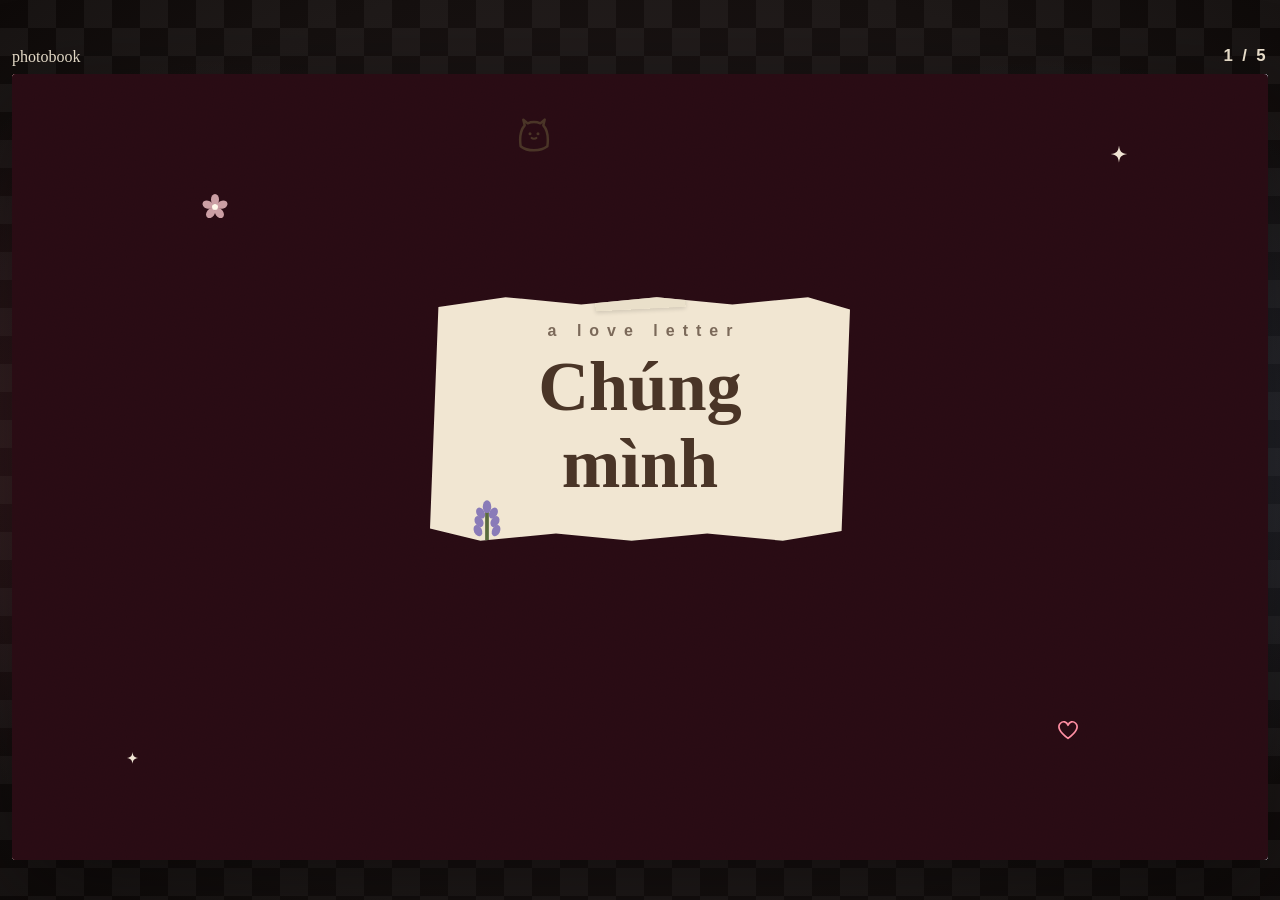
<file: anniversary-project/photobook/index.html>
<!DOCTYPE html>
<html lang="vi">
<head>
<meta charset="UTF-8">
<meta name="viewport" content="width=device-width, initial-scale=1, viewport-fit=cover">
<title>Photobook — Cuốn sổ kỷ niệm</title>
<link rel="preconnect" href="https://fonts.googleapis.com">
<link href="https://fonts.googleapis.com/css2?family=Caveat:wght@500;700&family=Mali:wght@400;600&display=swap" rel="stylesheet">
<link rel="stylesheet" href="css/style.css">
</head>
<body>

<!-- shared filter that gives every doodle stroke a slightly jittery, hand-drawn look -->
<svg width="0" height="0" style="position:absolute">
  <defs>
    <filter id="sketchy" x="-30%" y="-30%" width="160%" height="160%">
      <feTurbulence type="fractalNoise" baseFrequency="0.018 0.09" numOctaves="2" seed="7" result="n"/>
      <feDisplacementMap in="SourceGraphic" in2="n" scale="3"/>
    </filter>
  </defs>
</svg>

<!-- reusable hand-drawn doodle shapes, referenced by <use> further down -->
<svg width="0" height="0" style="position:absolute">
  <defs>
    <g id="doodle-sparkle"><path d="M12 1.5C12.9 8 14.2 9.8 21 11C14.2 12.2 12.9 14 12 20.5C11.1 14 9.8 12.2 3 11C9.8 9.8 11.1 8 12 1.5Z" fill="currentColor"/></g>
    <g id="doodle-heart"><path d="M12.5 20.5C4 14.3 2 9.2 5.2 6C7.7 3.5 11.2 4.4 12.5 8C13.8 4.4 17.3 3.5 19.8 6C23 9.2 21 14.3 12.5 20.5Z" fill="none" stroke="currentColor" stroke-width="1.6" stroke-linejoin="round"/></g>
    <g id="doodle-flower">
      <ellipse cx="12" cy="6" rx="3.2" ry="4.4" fill="currentColor" opacity=".85"/>
      <ellipse cx="12" cy="6" rx="3.2" ry="4.4" fill="currentColor" opacity=".85" transform="rotate(72 12 12)"/>
      <ellipse cx="12" cy="6" rx="3.2" ry="4.4" fill="currentColor" opacity=".85" transform="rotate(144 12 12)"/>
      <ellipse cx="12" cy="6" rx="3.2" ry="4.4" fill="currentColor" opacity=".85" transform="rotate(216 12 12)"/>
      <ellipse cx="12" cy="6" rx="3.2" ry="4.4" fill="currentColor" opacity=".85" transform="rotate(288 12 12)"/>
      <circle cx="12" cy="12" r="2.4" fill="#fff8ea"/>
    </g>
    <g id="doodle-lavender">
      <path d="M12 22 C12 16 12 10 12 3" fill="none" stroke="#5b6b3f" stroke-width="1.4" stroke-linecap="round"/>
      <g fill="#8a7bb8">
        <ellipse cx="12" cy="4" rx="1.6" ry="2.4"/><ellipse cx="9.6" cy="6.4" rx="1.5" ry="2.2" transform="rotate(-30 9.6 6.4)"/>
        <ellipse cx="14.4" cy="6.4" rx="1.5" ry="2.2" transform="rotate(30 14.4 6.4)"/>
        <ellipse cx="9" cy="9.6" rx="1.5" ry="2.2" transform="rotate(-30 9 9.6)"/>
        <ellipse cx="15" cy="9.6" rx="1.5" ry="2.2" transform="rotate(30 15 9.6)"/>
        <ellipse cx="8.6" cy="13" rx="1.5" ry="2.2" transform="rotate(-25 8.6 13)"/>
        <ellipse cx="15.4" cy="13" rx="1.5" ry="2.2" transform="rotate(25 15.4 13)"/>
      </g>
    </g>
    <g id="doodle-swirl"><path d="M2 12 C6 4 14 4 16 10 C17.6 15 12.6 18 9.4 15 C7.2 13 9 9.4 12.5 9.8 C15.4 10.1 16 13 14.4 14.6" fill="none" stroke="currentColor" stroke-width="1.6" stroke-linecap="round"/></g>
    <g id="doodle-cat"><path d="M4 20 C3 13 5 9 6.4 7.4L5.6 4l2.6 2.2C9.5 5.6 10.7 5.4 12 5.4s2.5.2 3.8.8L18.4 4l-.8 3.4C19 9 21 13 20 20c-2 1.6-5 2.4-8 2.4s-6-.8-8-2.4Z" fill="none" stroke="currentColor" stroke-width="1.5" stroke-linejoin="round"/><circle cx="9.6" cy="12.5" r=".9" fill="currentColor"/><circle cx="14.4" cy="12.5" r=".9" fill="currentColor"/><path d="M10.6 15c.6.6 2.2.6 2.8 0" fill="none" stroke="currentColor" stroke-width="1.3" stroke-linecap="round"/></g>
    <g id="doodle-rose">
      <path d="M12 21c0-5 0-11 0-16" stroke="#4b6b3f" stroke-width="1.5" fill="none" stroke-linecap="round"/>
      <path d="M8.6 16.4c1.4-1 2.6-1 3.4 0M15.4 16.4c-1.4-1-2.6-1-3.4 0" stroke="#4b6b3f" stroke-width="1.4" fill="none" stroke-linecap="round"/>
      <path d="M12 3c-3 .6-4.4 3-3.2 5 .8-1.6 2-2 3.2-1.6-1.6.6-2.2 2-1.4 3.4 1-1 2.2-1.2 3-.4-1 .4-1.6 1.4-1 2.6 2.4-.2 4-2 4-4.4C16.6 4.6 14.6 2.6 12 3Z" fill="#8a2f3d" stroke="#6b1f2b" stroke-width=".6"/>
    </g>
  </defs>
</svg>

<div class="book-wrap">
  <div class="book-controls">

    <span>photobook</span>
    <span class="count"><span id="pageNo">1</span> / 5</span>
  </div>
  <div class="book wobble-effect" id="book">
    <div class="click-area left-click-area"></div>
    <div class="click-area right-click-area"></div>

    <!-- PAGE 1 — cover -->
    <div class="page" id="p1" style="z-index:105;">
      <div class="page-face page-front cover">
        <div class="grain"></div>
        <div class="doodle sparkle" style="top:9%;right:11%;width:22px;height:22px;color:#efe4d3;"><svg viewBox="0 0 24 24"><use href="#doodle-sparkle"/></svg></div>
        <div class="doodle sparkle" style="bottom:12%;left:9%;width:15px;height:15px;color:#efe4d3;animation-delay:1s;"><svg viewBox="0 0 24 24"><use href="#doodle-sparkle"/></svg></div>
        <div class="doodle float" style="top:15%; left:15%; width:30px; height:30px; color:#e8b9be;"><svg viewBox="0 0 24 24"><use href="#doodle-flower"/></svg></div>
        <div class="doodle" style="bottom:15%; right:15%; width:25px; height:25px; color:#ff8fa3;"><svg viewBox="0 0 24 24"><use href="#doodle-heart"/></svg></div>
        <div class="doodle" style="top:5%; left:40%; width:40px; height:40px; color:#4a3527;"><svg viewBox="0 0 24 24"><use href="#doodle-cat"/></svg></div>
        <div class="cover-card">
          <div class="tape t1"></div>
          <p class="cover-eyebrow">a love letter</p>
          <h1 class="cover-title">Chúng mình</h1>
          <p class="cover-sub"></p>
          <div class="doodle sway" style="width:64px;height:64px;left:6%;bottom:-8%;color:#6b5240;"><svg viewBox="0 0 24 24"><use href="#doodle-lavender"/></svg></div>
        </div>
      </div>
      <div class="page-face page-back"><span class="page-back-mark">✦</span></div>
    </div>

    <!-- PAGE 2 — our song / somewhere in the ordinary days -->
    <div class="page" id="p2" style="z-index:104;">
      <div class="page-face page-front spread">
        <div class="grain"></div>
        <div class="half left dark-bg">
          <div class="vinyl float" style="width:56%;aspect-ratio:1;left:-8%;top:16%;"></div>
          <div class="filmstrip" style="width:34%;aspect-ratio:1/2.5;top:6%;right:6%;">
            <div class="perf top"><span></span><span></span><span></span><span></span></div>
            <div class="frame"><img src="images/photo1.png" alt="Ảnh 1" onerror="this.style.display='none'"></div>
            <div class="frame"><img src="images/photo2.jpg" alt="Ảnh 2" onerror="this.style.display='none'"></div>
            <div class="frame"><img src="images/photo3.jpg" alt="Ảnh 3" onerror="this.style.display='none'"></div>
            <div class="perf bot"><span></span><span></span><span></span><span></span></div>
          </div>
          <div class="photo tilt-1" style="width:34%;aspect-ratio:1/1.16;left:8%;bottom:6%;">
            <span class="washi"></span><img src="images/photo4.jpg" alt="Ảnh 4" onerror="this.style.display='none'">
          </div>
          <p class="script" style="position:absolute;bottom:3%;left:44%;color:#efe4d3cc;font-size:1.2rem;">Our song is our story</p>
        </div>
        <div class="half right paper-bg">
          <div class="doodle sparkle" style="top:6%;left:6%;width:16px;height:16px;color:var(--ink-soft);"><svg viewBox="0 0 24 24"><use href="#doodle-sparkle"/></svg></div>
          <h2 class="page-title">How lucky I am</h2>
          <div class="photo tilt-2" style="width:44%;aspect-ratio:1/1.05;right:4%;top:16%;">
            <img src="images/photo5.jpg" alt="Ảnh 5" onerror="this.style.display='none'">
          </div>
          <div class="photo tilt-1" style="width:38%;aspect-ratio:1/1.1;left:2%;top:46%;">
            <span class="washi"></span><img src="images/photo6.jpg" alt="Ảnh 6" onerror="this.style.display='none'">
          </div>
          <div class="quote-card" style="left:4%;bottom:5%;"><b>Note</b>Amid countless ordinary days, you became my home.</div>
        </div>
      </div>
      <div class="page-face page-back"><span class="page-back-mark">✦</span></div>
    </div>

    <!-- PAGE 3 — somewhere between then & now / the little things -->
    <div class="page" id="p3" style="z-index:103;">
      <div class="page-face page-front spread">
        <div class="grain"></div>
        <div class="half left kraft-bg">
          <h2 class="page-title on-dark" style="color:#fff6e6;">Between Yesterday and Today</h2>
          <div class="quote-card" style="left:4%;top:36%;max-width:180px;">A ordinary moment, quietly changed everything.</div>
          <div class="photo tilt-2" style="width:38%;aspect-ratio:1/1.15;right:5%;top:12%;">
            <span class="washi"></span><img src="images/photo7.jpg" alt="Ảnh 7" onerror="this.style.display='none'">
          </div>
          <span class="ticket" style="position:absolute;left:5%;bottom:6%;">ADMIT ONE<b>LOVE</b></span>
          <div class="doodle sway" style="width:52px;height:52px;right:8%;bottom:5%;color:#8a2f3d;"><svg viewBox="0 0 24 24"><use href="#doodle-rose"/></svg></div>
        </div>
        <div class="half right check-bg">
          <h2 class="page-title">The little things</h2>
          <div class="doodle sway" style="width:40px;height:40px;left:4%;top:8%;color:#7a5548;"><svg viewBox="0 0 24 24"><use href="#doodle-lavender"/></svg></div>
          <div class="photo tilt-1" style="width:56%;aspect-ratio:1/1;right:4%;top:10%;">
            <img src="images/photo8.jpg" alt="Ảnh 8" onerror="this.style.display='none'">
          </div>
          <div class="quote-card" style="left:4%;top:52%;max-width:190px;">Hé hé</div>
          <div class="filmstrip" style="width:52%;aspect-ratio:5/1;left:4%;bottom:5%;flex-direction:row;">
            <div class="perf top" style="flex-direction:column;left:2px;right:auto;top:0;bottom:0;height:auto;"><span></span><span></span><span></span></div>
            <div class="frame"><img src="images/photo9.jpg" alt="Ảnh 9" onerror="this.style.display='none'"></div>
            <div class="frame"><img src="images/photo10.jpg" alt="Ảnh 10" onerror="this.style.display='none'"></div>
            <div class="frame"><img src="images/photo11.jpg" alt="Ảnh 11" onerror="this.style.display='none'"></div>
            <div class="perf bot" style="flex-direction:column;right:2px;left:auto;top:0;bottom:0;height:auto;"><span></span><span></span><span></span></div>
          </div>
        </div>
      </div>
      <div class="page-face page-back"><span class="page-back-mark">✦</span></div>
    </div>

    <!-- PAGE 4 — places we became us / things worth keeping -->
    <div class="page" id="p4" style="z-index:102;">
      <div class="page-face page-front spread">
        <div class="grain"></div>
        <div class="half left paper-bg">
          <h2 class="page-title">The places where we became "us"</h2>
          <div class="photo tilt-1" style="width:52%;aspect-ratio:1/1.1;left:4%;top:16%;">
            <span class="washi"></span><img src="images/photo12.jpg" alt="Ảnh 12" onerror="this.style.display='none'">
          </div>
          <div class="photo tilt-2" style="width:42%;aspect-ratio:1/1.15;right:4%;bottom:6%;">
            <img src="images/photo13.jpg" alt="Ảnh 13" onerror="this.style.display='none'">
          </div>
          <div class="quote-card" style="left:4%;bottom:4%;max-width:170px;">A ordinary moment, quietly changed everything.</div>
        </div>
        <div class="half right" style="background:linear-gradient(165deg,#ecd9d3,#e3c3bd);">
          <h2 class="page-title" style="color:var(--maroon-dark);">Things worth keeping</h2>
          <div class="photo tilt-1" style="width:52%;aspect-ratio:1/1.05;left:4%;top:16%;">
            <img src="images/photo14.jpg" alt="Ảnh 14" onerror="this.style.display='none'">
          </div>
          <div class="quote-card" style="right:4%;top:14%;max-width:170px;"><b>Bedtime movies</b>Everyone knows the lines by heart, and even quoting them wrong makes you smile</div>
          <div class="quote-card" style="right:4%;top:44%;max-width:170px;"><b>Private jokes</b>Still no one can explain them</div>
          <div class="doodle" style="width:28px;height:28px;right:8%;bottom:8%;color:var(--maroon-dark);"><svg viewBox="0 0 24 24"><use href="#doodle-heart"/></svg></div>
        </div>
      </div>
      <div class="page-face page-back"><span class="page-back-mark">✦</span></div>
    </div>

    <!-- PAGE 5 — still collecting moments -->
    <div class="page" id="p5" style="z-index:101;">
      <div class="page-face page-front spread">
        <div class="grain"></div>
        <div class="half left paper-bg">
          <p class="script" style="font-size:1.1rem;opacity:.35;margin:0 0 4%;">Still collecting moments</p>
          <div class="photo tilt-1" style="width:70%;aspect-ratio:1/1.05;left:8%;top:14%;">
            <img src="images/photo15.jpg" alt="Ảnh 15" onerror="this.style.display='none'">
          </div>
          <div class="doodle sway" style="width:44px;height:44px;left:6%;bottom:6%;color:#5b6b3f;"><svg viewBox="0 0 24 24"><use href="#doodle-lavender"/></svg></div>
          <div class="quote-card" style="right:4%;bottom:6%;max-width:170px;">A ordinary moment, quietly changed everything.</div>
        </div>
        <div class="half right paper-bg">
          <h2 class="page-title">Still collecting moments</h2>
          <div class="envelope">
            <div class="peek tilt-3" style="left:8%;"><img src="images/photo16.jpg" alt="Ảnh 16" onerror="this.style.display='none'"></div>
            <div class="peek tilt-1" style="left:34%;"><img src="images/photo17.jpg" alt="Ảnh 17" onerror="this.style.display='none'"></div>
            <div class="peek tilt-4" style="left:60%;"><img src="images/photo18.jpg" alt="Ảnh 18" onerror="this.style.display='none'"></div>
            <div class="flap"></div>
            <div class="body">
              <span class="doodle" style="width:18px;height:18px;left:6%;bottom:10%;color:#f2e6c9;"><svg viewBox="0 0 24 24"><use href="#doodle-flower"/></svg></span>
              <span class="label-chip" style="position:absolute;right:6%;bottom:14%;">15 · 11 · 21</span>
            </div>
          </div>
        </div>
      </div>
      <div class="page-face page-back"><span class="page-back-mark">the end ✦</span></div>
    </div>

  </div>
</div>

<script src="js/script.js"></script>
</body>
</html>
</file>
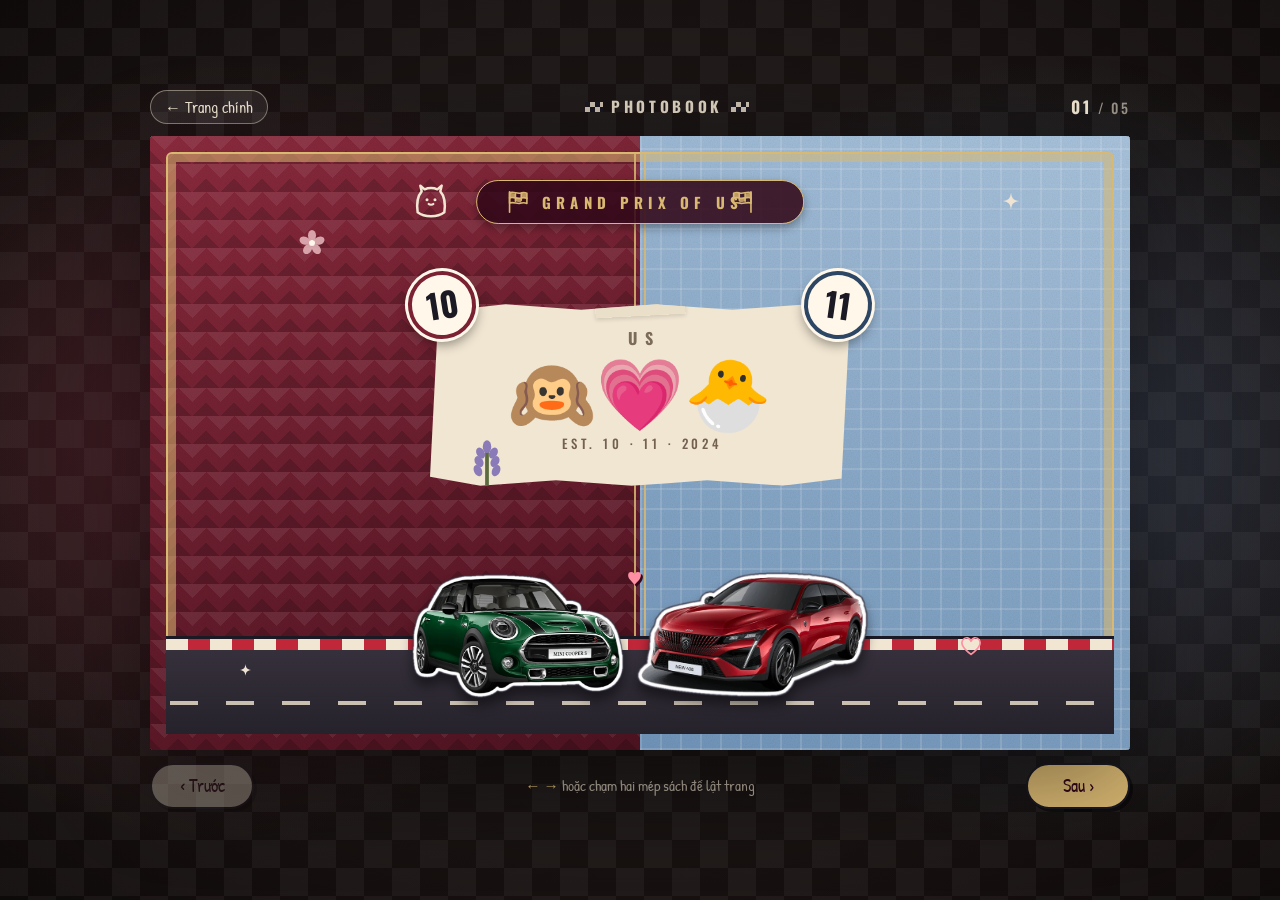
<file: anniversary-project/photobook/photobook.html>
<!DOCTYPE html>
<html lang="vi">
<head>
<meta charset="UTF-8">
<meta name="viewport" content="width=device-width, initial-scale=1, viewport-fit=cover">
<meta name="theme-color" content="#15100f">
<title>Photobook — Cuốn sổ kỷ niệm</title>
<link rel="preconnect" href="https://fonts.googleapis.com">
<link rel="preconnect" href="https://fonts.gstatic.com" crossorigin>
<link href="https://fonts.googleapis.com/css2?family=Caveat:wght@500;700&family=Oswald:wght@500;700&family=Patrick+Hand&display=swap" rel="stylesheet">
<link rel="stylesheet" href="css/style.css">
</head>
<body>

<!-- shared filter that gives every doodle stroke a slightly jittery, hand-drawn look -->
<svg width="0" height="0" style="position:absolute">
  <defs>
    <filter id="sketchy" x="-30%" y="-30%" width="160%" height="160%">
      <feTurbulence type="fractalNoise" baseFrequency="0.018 0.09" numOctaves="2" seed="7" result="n"/>
      <feDisplacementMap in="SourceGraphic" in2="n" scale="3"/>
    </filter>
  </defs>
</svg>

<!-- reusable hand-drawn doodle shapes, referenced by <use> further down -->
<svg width="0" height="0" style="position:absolute">
  <defs>
    <g id="doodle-sparkle"><path d="M12 1.5C12.9 8 14.2 9.8 21 11C14.2 12.2 12.9 14 12 20.5C11.1 14 9.8 12.2 3 11C9.8 9.8 11.1 8 12 1.5Z" fill="currentColor"/></g>
    <g id="doodle-heart"><path d="M12.5 20.5C4 14.3 2 9.2 5.2 6C7.7 3.5 11.2 4.4 12.5 8C13.8 4.4 17.3 3.5 19.8 6C23 9.2 21 14.3 12.5 20.5Z" fill="none" stroke="currentColor" stroke-width="1.6" stroke-linejoin="round"/></g>
    <g id="doodle-flower">
      <ellipse cx="12" cy="6" rx="3.2" ry="4.4" fill="currentColor" opacity=".85"/>
      <ellipse cx="12" cy="6" rx="3.2" ry="4.4" fill="currentColor" opacity=".85" transform="rotate(72 12 12)"/>
      <ellipse cx="12" cy="6" rx="3.2" ry="4.4" fill="currentColor" opacity=".85" transform="rotate(144 12 12)"/>
      <ellipse cx="12" cy="6" rx="3.2" ry="4.4" fill="currentColor" opacity=".85" transform="rotate(216 12 12)"/>
      <ellipse cx="12" cy="6" rx="3.2" ry="4.4" fill="currentColor" opacity=".85" transform="rotate(288 12 12)"/>
      <circle cx="12" cy="12" r="2.4" fill="#fff8ea"/>
    </g>
    <g id="doodle-lavender">
      <path d="M12 22 C12 16 12 10 12 3" fill="none" stroke="#5b6b3f" stroke-width="1.4" stroke-linecap="round"/>
      <g fill="#8a7bb8">
        <ellipse cx="12" cy="4" rx="1.6" ry="2.4"/><ellipse cx="9.6" cy="6.4" rx="1.5" ry="2.2" transform="rotate(-30 9.6 6.4)"/>
        <ellipse cx="14.4" cy="6.4" rx="1.5" ry="2.2" transform="rotate(30 14.4 6.4)"/>
        <ellipse cx="9" cy="9.6" rx="1.5" ry="2.2" transform="rotate(-30 9 9.6)"/>
        <ellipse cx="15" cy="9.6" rx="1.5" ry="2.2" transform="rotate(30 15 9.6)"/>
        <ellipse cx="8.6" cy="13" rx="1.5" ry="2.2" transform="rotate(-25 8.6 13)"/>
        <ellipse cx="15.4" cy="13" rx="1.5" ry="2.2" transform="rotate(25 15.4 13)"/>
      </g>
    </g>
    <g id="doodle-swirl"><path d="M2 12 C6 4 14 4 16 10 C17.6 15 12.6 18 9.4 15 C7.2 13 9 9.4 12.5 9.8 C15.4 10.1 16 13 14.4 14.6" fill="none" stroke="currentColor" stroke-width="1.6" stroke-linecap="round"/></g>
    <g id="doodle-cat"><path d="M4 20 C3 13 5 9 6.4 7.4L5.6 4l2.6 2.2C9.5 5.6 10.7 5.4 12 5.4s2.5.2 3.8.8L18.4 4l-.8 3.4C19 9 21 13 20 20c-2 1.6-5 2.4-8 2.4s-6-.8-8-2.4Z" fill="none" stroke="currentColor" stroke-width="1.5" stroke-linejoin="round"/><circle cx="9.6" cy="12.5" r=".9" fill="currentColor"/><circle cx="14.4" cy="12.5" r=".9" fill="currentColor"/><path d="M10.6 15c.6.6 2.2.6 2.8 0" fill="none" stroke="currentColor" stroke-width="1.3" stroke-linecap="round"/></g>
    <g id="doodle-rose">
      <path d="M12 21c0-5 0-11 0-16" stroke="#4b6b3f" stroke-width="1.5" fill="none" stroke-linecap="round"/>
      <path d="M8.6 16.4c1.4-1 2.6-1 3.4 0M15.4 16.4c-1.4-1-2.6-1-3.4 0" stroke="#4b6b3f" stroke-width="1.4" fill="none" stroke-linecap="round"/>
      <path d="M12 3c-3 .6-4.4 3-3.2 5 .8-1.6 2-2 3.2-1.6-1.6.6-2.2 2-1.4 3.4 1-1 2.2-1.2 3-.4-1 .4-1.6 1.4-1 2.6 2.4-.2 4-2 4-4.4C16.6 4.6 14.6 2.6 12 3Z" fill="#8a2f3d" stroke="#6b1f2b" stroke-width=".6"/>
    </g>
    <g id="doodle-wheel" fill="none" stroke="currentColor" stroke-width="1.5" stroke-linecap="round" stroke-linejoin="round">
      <circle cx="12" cy="12" r="10.4"/><circle cx="12" cy="12" r="7"/><circle cx="12" cy="12" r="1.7" fill="currentColor"/>
      <path d="M12 5V10.3M12 13.7V19M5 12H10.3M13.7 12H19M7.05 7.05L10.8 10.8M13.2 13.2L16.95 16.95M16.95 7.05L13.2 10.8M10.8 13.2L7.05 16.95"/>
    </g>
    <g id="doodle-steer" fill="none" stroke="currentColor" stroke-width="1.6" stroke-linecap="round" stroke-linejoin="round">
      <circle cx="12" cy="12" r="10"/><circle cx="12" cy="12" r="3"/><path d="M2.4 10.8C6 10.2 8.6 10.6 9.2 11.5M21.6 10.8C18 10.2 15.4 10.6 14.8 11.5M12 15V21.8"/>
    </g>
    <g id="doodle-gauge" fill="none" stroke="currentColor" stroke-width="1.5" stroke-linecap="round" stroke-linejoin="round">
      <path d="M2.5 18A9.5 9.5 0 0 1 21.5 18"/><path d="M2.5 18H21.5"/>
      <path d="M4.2 12.6l1.6.9M7.4 8.4l1.1 1.5M12 6.6v1.9M16.6 8.4l-1.1 1.5M19.8 12.6l-1.6.9"/>
      <path d="M12 18L16.4 11"/><circle cx="12" cy="18" r="1.3" fill="currentColor"/>
    </g>
    <g id="doodle-flag" fill="none" stroke="currentColor" stroke-width="1.5" stroke-linecap="round" stroke-linejoin="round">
      <path d="M5 21.5V2.5"/><path d="M5 3.5C9 2 12 5 16 3.6C18 3 19.6 3.3 21 3.9V13.3C19.6 12.7 18 12.4 16 13C12 14.4 9 11.4 5 13Z"/>
      <path d="M5 8.2C9 6.7 12 9.7 16 8.3C18 7.7 19.6 8 21 8.6"/><path d="M10.4 4.5V11.2M15.8 3.7V10.4"/>
      <path d="M5 3.5L10.4 4.4V8.3L5 8.2ZM15.8 3.7L21 3.9V8.6L15.8 8.4ZM10.4 8.3L15.8 8.4V12.8L10.4 11.2Z" fill="currentColor" stroke="none" opacity=".8"/>
    </g>
    <g id="doodle-f1" transform="scale(.42)" fill="none" stroke="currentColor" stroke-width="2.6" stroke-linecap="round" stroke-linejoin="round">
      <path d="M22 11 L26 21"/><path d="M6 5 H36 V10 H6 Z"/><path d="M6 2 V17"/>
      <path d="M166 31 L151 26 C137 22 125 20 111 18 L103 16 C97 10 87 9 79 11 L65 7 C51 8 41 12 31 15 L23 17 L21 25 L29 33 L151 34 Z"/>
      <path d="M44 21 C70 20 100 22 124 26"/><path d="M150 38 H170 V41 H146 Z"/>
      <circle cx="42" cy="32" r="11"/><circle cx="42" cy="32" r="4"/><circle cx="131" cy="33" r="9.5"/><circle cx="131" cy="33" r="3.6"/>
      <circle cx="91" cy="14.5" r="4.6"/><path d="M84 17 Q92 6 105 18"/>
    </g>
    <g id="doodle-minicar" fill="none" stroke="currentColor" stroke-width="1.5" stroke-linecap="round" stroke-linejoin="round">
      <path d="M3 18V13.5C3 12 4 11 5.5 10.6L10 9.6L13 5.6C13.8 4.7 14.8 4.4 16 4.4H26C27.2 4.4 28.2 4.7 29 5.6L32 9.6L35 10.6C36.5 11 37 12 37 13.5V18Z"/>
      <path d="M14 6.3L11.6 9.6H20V6.3Z M22 6.3V9.6H30.4L28 6.3Z"/>
      <circle cx="11" cy="18.2" r="3.6"/><circle cx="29.5" cy="18.2" r="3.6"/><circle cx="35" cy="13.2" r="1.5"/><path d="M3 15H5"/>
    </g>
    <g id="doodle-wrench" fill="none" stroke="currentColor" stroke-width="1.5" stroke-linecap="round" stroke-linejoin="round">
      <path d="M15.6 2.8A5.2 5.2 0 0 0 9.3 9.6L3.4 15.5a2.2 2.2 0 0 0 3.1 3.1L12.4 12.7A5.2 5.2 0 0 0 19.2 6.4L16.1 9.5L13.6 8.9L13 6.4Z"/>
      <circle cx="5" cy="17" r=".7" fill="currentColor"/>
    </g>
    <g id="doodle-key" fill="none" stroke="currentColor" stroke-width="1.5" stroke-linecap="round" stroke-linejoin="round">
      <circle cx="7" cy="7.5" r="4.2"/><circle cx="7" cy="7.5" r="1.3"/><path d="M10 10.5L20.5 21M16.5 17L19 14.5M19.2 19.6L21.6 17.2"/>
    </g>
    <g id="doodle-helmet" fill="none" stroke="currentColor" stroke-width="1.5" stroke-linecap="round" stroke-linejoin="round">
      <path d="M3 16C3 8.5 8 4 13 4C18 4 21.5 8 21.5 13.5V16.5C21.5 17.3 20.8 18 20 18H6C4.3 18 3 17.3 3 16Z"/>
      <path d="M11 10.5H21.4C21.4 13 20.2 14.2 18 14.2H11Z"/><path d="M3.5 13.5H9"/>
    </g>
    <g id="doodle-trophy" fill="none" stroke="currentColor" stroke-width="1.5" stroke-linecap="round" stroke-linejoin="round">
      <path d="M8 3H16V9C16 11.8 14.2 13.4 12 13.4C9.8 13.4 8 11.8 8 9Z"/><path d="M8 5H4C4 9 5 10.4 8 10.6M16 5H20C20 9 19 10.4 16 10.6"/>
      <path d="M12 13.4V17M9.4 17H14.6V21H9.4Z M7.6 21H16.4"/>
    </g>
  </defs>
</svg>

<main class="stage">
  <div class="book-controls">
    <a class="back-link" href="../index.html">← Trang chính</a>
    <span class="title">Photobook</span>
    <span class="count"><span id="pageNo">01</span> <small>/ <span id="totalNo">05</span></small></span>
  </div>

  <div class="book-wrap" id="bookWrap">
    <div class="book-scaler" id="bookScaler">
      <div class="book wobble-effect" id="book">

    <!-- PAGE 1 — cover -->
    <div class="page" id="p1" style="z-index:105;">
      <div class="page-face page-front cover">
        <div class="cover-bg"><i class="l"></i><i class="r"></i></div>
        <div class="grain"></div>
        <div class="cover-spine"></div>
        <div class="cover-foil"></div>
        <div class="cover-road" aria-hidden="true"></div>
        <div class="doodle sparkle" style="top:9%;right:11%;width:22px;height:22px;color:#efe4d3;"><svg viewBox="0 0 24 24"><use href="#doodle-sparkle"/></svg></div>
        <div class="doodle sparkle" style="bottom:12%;left:9%;width:15px;height:15px;color:#efe4d3;animation-delay:1s;"><svg viewBox="0 0 24 24"><use href="#doodle-sparkle"/></svg></div>
        <div class="doodle float" style="top:15%; left:15%; width:30px; height:30px; color:#e8b9be;"><svg viewBox="0 0 24 24"><use href="#doodle-flower"/></svg></div>
        <div class="doodle" style="bottom:15%; right:15%; width:25px; height:25px; color:#ff8fa3;"><svg viewBox="0 0 24 24"><use href="#doodle-heart"/></svg></div>
        <div class="doodle" style="top:7%; left:26.6%; width:40px; height:40px; color:#f1e6d2;"><svg viewBox="0 0 24 24"><use href="#doodle-cat"/></svg></div>
        <div class="cover-eyebrowbar" aria-hidden="true"><div class="doodle on-burg wave" style="" aria-hidden="true"><svg viewBox="0 0 24 24"><use href="#doodle-flag"/></svg></div><span>Grand Prix of Us</span><div class="doodle on-burg wave" style="transform:scaleX(-1)" aria-hidden="true"><svg viewBox="0 0 24 24"><use href="#doodle-flag"/></svg></div></div>
        <div class="cover-card">
          <div class="tape t1"></div>
          <p class="cover-eyebrow">US</p>
          <h1 class="cover-title">🙉💗🐣</h1>
          <p class="cover-sub">Est. 10 · 11 · 2024</p>
          <div class="doodle sway" style="width:64px;height:64px;left:6%;bottom:-8%;color:#6b5240;"><svg viewBox="0 0 24 24"><use href="#doodle-lavender"/></svg></div>
        </div>
        <div class="cover-num n10" aria-hidden="true">10</div>
        <div class="cover-num n11" aria-hidden="true">11</div>
        <div class="cover-cars"><img class="mini" src="images/car-mini.webp" alt="Mini Cooper S"><span class="heart" aria-hidden="true">♥</span><img class="p408" src="images/car-408.webp" alt="Peugeot 408"></div>
        <div class="cover-shine" aria-hidden="true"></div>
      </div>
      <div class="page-face page-back"><span class="page-back-mark">✦</span></div>
    </div>

    <!-- PAGE 2 — our song / somewhere in the ordinary days -->
    <div class="page" id="p2" style="z-index:104;">
      <div class="page-face page-front spread">
        <div class="grain"></div>
        <div class="half left dark-bg">
          <div class="doodle on-burg mark spin slow" style="right:-10%;bottom:-3%;width:210px;height:210px;" aria-hidden="true"><svg viewBox="0 0 24 24"><use href="#doodle-wheel"/></svg></div><div class="doodle on-burg wave" style="top:2.2%;left:8%;width:34px;height:34px;" aria-hidden="true"><svg viewBox="0 0 24 24"><use href="#doodle-flag"/></svg></div><div class="doodle on-burg" style="right:5%;bottom:10.5%;width:70px;height:70px;" aria-hidden="true"><svg viewBox="0 0 24 24" fill="none" stroke="currentColor" stroke-width="1.5" stroke-linecap="round" stroke-linejoin="round"><path d="M2.5 18A9.5 9.5 0 0 1 21.5 18"/><path d="M2.5 18H21.5"/><path d="M4.2 12.6l1.6.9M7.4 8.4l1.1 1.5M12 6.6v1.9M16.6 8.4l-1.1 1.5M19.8 12.6l-1.6.9"/><path class="needle" d="M12 18L16.4 11"/><circle cx="12" cy="18" r="1.3" fill="currentColor"/></svg></div><div class="ticker" aria-hidden="true"><span>Grid start ✦ Mini Cooper S ✦ 10·11 ✦ Our song ✦ Grid start ✦ Mini Cooper S ✦ 10·11 ✦ Our song ✦ Grid start ✦ Mini Cooper S ✦ 10·11 ✦ Our song ✦ Grid start ✦ Mini Cooper S ✦ 10·11 ✦ Our song ✦ </span></div>
          <div class="vinyl float" style="width:56%;aspect-ratio:1;left:-8%;top:16%;"></div>
          <div class="filmstrip" style="width:34%;aspect-ratio:1/2.5;top:6%;right:6%;">
            <div class="perf top"><span></span><span></span><span></span><span></span></div>
            <div class="frame"><img src="images/photo1.png" alt="Ảnh 1" onerror="this.style.display='none'"></div>
            <div class="frame"><img src="images/photo2.jpg" alt="Ảnh 2" onerror="this.style.display='none'"></div>
            <div class="frame"><img src="images/photo3.jpg" alt="Ảnh 3" onerror="this.style.display='none'"></div>
            <div class="perf bot"><span></span><span></span><span></span><span></span></div>
          </div>
          <div class="photo tilt-1" style="width:34%;aspect-ratio:1/1.16;left:8%;bottom:6%;">
            <span class="washi"></span><img src="images/photo4.jpg" alt="Ảnh 4" onerror="this.style.display='none'">
          </div>
          <p class="script" style="position:absolute;bottom:3%;left:44%;color:#efe4d3cc;font-size:1.2rem;">Our song is our story</p>
        </div>
        <div class="half right paper-bg">
          <div class="doodle on-blue mark spin slow rev" style="left:-9%;top:44%;width:190px;height:190px;" aria-hidden="true"><svg viewBox="0 0 24 24"><use href="#doodle-wheel"/></svg></div><div class="doodle on-blue float" style="top:2.6%;right:6%;width:92px;height:28px;" aria-hidden="true"><svg viewBox="0 0 72 22"><use href="#doodle-f1"/></svg></div><div class="tire-track on-blue" style="right:2%;bottom:7%;width:72%;" aria-hidden="true"></div><div class="sticker" style="right:3%;bottom:9.5%;width:212px;transform:rotate(4deg);" aria-hidden="true"><img src="images/car-408.webp" alt="Peugeot 408"></div><div class="ticker" aria-hidden="true"><span>Pole position ✦ Peugeot 408 ✦ 10·11 ✦ Grand Prix of Us ✦ Pole position ✦ Peugeot 408 ✦ 10·11 ✦ Grand Prix of Us ✦ Pole position ✦ Peugeot 408 ✦ 10·11 ✦ Grand Prix of Us ✦ Pole position ✦ Peugeot 408 ✦ 10·11 ✦ Grand Prix of Us ✦ </span></div>
          <div class="doodle sparkle" style="top:6%;left:6%;width:16px;height:16px;color:var(--ink-soft);"><svg viewBox="0 0 24 24"><use href="#doodle-sparkle"/></svg></div>
          <h2 class="page-title">🌻🌷🌹</h2>
          <div class="photo tilt-2" style="width:44%;aspect-ratio:1/1.05;right:4%;top:16%;">
            <img src="images/photo5.jpg" alt="Ảnh 5" onerror="this.style.display='none'">
          </div>
          <div class="photo tilt-1" style="width:38%;aspect-ratio:1/1.1;left:2%;top:46%;">
            <span class="washi"></span><img src="images/photo6.jpg" alt="Ảnh 6" onerror="this.style.display='none'">
          </div>
          <div class="quote-card" style="left:4%;bottom:5%;"><b>Note</b>Amid countless ordinary days, you became my home.</div>
        </div>
      </div>
      <div class="page-face page-back"><span class="page-back-mark">✦</span></div>
    </div>

    <!-- PAGE 3 — somewhere between then & now / the little things -->
    <div class="page" id="p3" style="z-index:103;">
      <div class="page-face page-front spread">
        <div class="grain"></div>
        <div class="half left kraft-bg">
          <div class="doodle on-burg mark spin slow" style="left:28%;top:-9%;width:160px;height:160px;" aria-hidden="true"><svg viewBox="0 0 24 24"><use href="#doodle-wheel"/></svg></div><div class="doodle on-burg sway" style="top:3.5%;left:27%;width:38px;height:38px;" aria-hidden="true"><svg viewBox="0 0 24 24"><use href="#doodle-helmet"/></svg></div><div class="tire-track on-burg" style="right:1%;bottom:11%;width:62%;" aria-hidden="true"></div><div class="sticker" style="right:3%;bottom:15%;width:198px;transform:rotate(-5deg);" aria-hidden="true"><img src="images/car-mini.webp" alt="Mini Cooper S"></div><div class="ticker" aria-hidden="true"><span>Pit stop ✦ Admit two ✦ Full throttle ✦ Mini × 408 ✦ Pit stop ✦ Admit two ✦ Full throttle ✦ Mini × 408 ✦ Pit stop ✦ Admit two ✦ Full throttle ✦ Mini × 408 ✦ Pit stop ✦ Admit two ✦ Full throttle ✦ Mini × 408 ✦ </span></div>
          <h2 class="page-title on-dark" style="color:#fff6e6;">🙊</h2>
          <div class="quote-card" style="left:4%;top:36%;max-width:180px;">A ordinary moment, quietly changed everything.</div>
          <div class="photo tilt-2" style="width:38%;aspect-ratio:1/1.15;right:5%;top:12%;">
            <span class="washi"></span><img src="images/photo7.jpg" alt="Ảnh 7" onerror="this.style.display='none'">
          </div>
          <div class="photo tilt-1" style="width:45%;aspect-ratio:1/1.1;left:8%;bottom:18%;">
            <span class="washi"></span><img src="images/photo18.jpg" alt="Ảnh 18" onerror="this.style.display='none'">
          </div>
          <span class="ticket" style="position:absolute;left:5%;bottom:6%;">ADMIT ONE<b>LOVE</b></span>
          <div class="doodle sway halo" style="width:52px;height:52px;right:8%;bottom:5%;color:#8a2f3d;"><svg viewBox="0 0 24 24"><use href="#doodle-rose"/></svg></div>
        </div>
        <div class="half right check-bg">
          <div class="doodle on-blue sway" style="left:7%;top:19%;width:52px;height:52px;transform:rotate(-22deg);" aria-hidden="true"><svg viewBox="0 0 24 24"><use href="#doodle-wrench"/></svg></div><div class="doodle on-blue float" style="left:24%;top:30%;width:42px;height:42px;" aria-hidden="true"><svg viewBox="0 0 24 24"><use href="#doodle-key"/></svg></div><div class="tire-track on-blue" style="right:2%;bottom:10.5%;width:48%;" aria-hidden="true"></div><div class="doodle on-blue wave" style="right:5%;bottom:22%;width:46px;height:46px;" aria-hidden="true"><svg viewBox="0 0 24 24"><use href="#doodle-flag"/></svg></div><div class="doodle on-blue" style="right:3%;bottom:12.5%;width:176px;height:54px;" aria-hidden="true"><svg viewBox="0 0 72 22"><use href="#doodle-f1"/></svg></div><div class="ticker" aria-hidden="true"><span>Fastest lap ✦ Hé hé ✦ Slipstream ✦ 10·11 ✦ Fastest lap ✦ Hé hé ✦ Slipstream ✦ 10·11 ✦ Fastest lap ✦ Hé hé ✦ Slipstream ✦ 10·11 ✦ Fastest lap ✦ Hé hé ✦ Slipstream ✦ 10·11 ✦ </span></div>
          <h2 class="page-title">🐤</h2>
          <div class="doodle sway" style="width:40px;height:40px;left:4%;top:8%;color:#7a5548;"><svg viewBox="0 0 24 24"><use href="#doodle-lavender"/></svg></div>
          <div class="photo tilt-1" style="width:56%;aspect-ratio:1/1;right:4%;top:10%;">
            <img src="images/photo8.jpg" alt="Ảnh 8" onerror="this.style.display='none'">
          </div>
          <div class="quote-card" style="left:4%;top:52%;max-width:190px;">Hé hé</div>
          <div class="filmstrip" style="width:52%;aspect-ratio:5/1;left:4%;bottom:5%;flex-direction:row;">
            <div class="perf top" style="flex-direction:column;left:2px;right:auto;top:0;bottom:0;height:auto;"><span></span><span></span><span></span></div>
            <div class="frame"><img src="images/photo9.jpg" alt="Ảnh 9" onerror="this.style.display='none'"></div>
            <div class="frame"><img src="images/photo10.jpg" alt="Ảnh 10" onerror="this.style.display='none'"></div>
            <div class="frame"><img src="images/photo11.jpg" alt="Ảnh 11" onerror="this.style.display='none'"></div>
            <div class="perf bot" style="flex-direction:column;right:2px;left:auto;top:0;bottom:0;height:auto;"><span></span><span></span><span></span></div>
          </div>
        </div>
      </div>
      <div class="page-face page-back"><span class="page-back-mark">✦</span></div>
    </div>

    <!-- PAGE 4 — places we became us / things worth keeping -->
    <div class="page" id="p4" style="z-index:102;">
      <div class="page-face page-front spread">
        <div class="grain"></div>
        <div class="half left paper-bg">
          <div class="doodle on-burg float" style="top:2.8%;right:5%;width:150px;height:46px;" aria-hidden="true"><svg viewBox="0 0 72 22"><use href="#doodle-f1"/></svg></div><div class="doodle on-burg spin" style="left:9%;top:64%;width:72px;height:72px;" aria-hidden="true"><svg viewBox="0 0 24 24"><use href="#doodle-wheel"/></svg></div><div class="stamp on-burg" style="left:31%;top:68%;" aria-hidden="true">Parc fermé<small>10 · 11</small></div><div class="ticker" aria-hidden="true"><span>Parc fermé ✦ Bedtime movies ✦ Night race ✦ Parc fermé ✦ Bedtime movies ✦ Night race ✦ Parc fermé ✦ Bedtime movies ✦ Night race ✦ Parc fermé ✦ Bedtime movies ✦ Night race ✦ </span></div>
          <h2 class="page-title">💫🌙</h2>
          <div class="photo tilt-1" style="width:52%;aspect-ratio:1/1.1;left:4%;top:16%;">
            <span class="washi"></span><img src="images/photo12.jpg" alt="Ảnh 12" onerror="this.style.display='none'">
          </div>
          <div class="photo tilt-2" style="width:42%;aspect-ratio:1/1.15;right:4%;bottom:6%;">
            <img src="images/photo13.jpg" alt="Ảnh 13" onerror="this.style.display='none'">
          </div>
          <div class="quote-card" style="left:4%;bottom:4%;max-width:170px;">A ordinary moment, quietly changed everything.</div>
        </div>
        <div class="half right speed-bg">
          <div class="tire-track on-blue" style="left:2%;right:2%;bottom:12%;" aria-hidden="true"></div><div class="sticker" style="left:3%;bottom:13.5%;width:184px;transform:rotate(-3deg);" aria-hidden="true"><img src="images/car-mini.webp" alt="Mini Cooper S"></div><span class="heartpop" aria-hidden="true">♥</span><div class="sticker" style="right:3%;bottom:13.5%;width:204px;transform:rotate(3deg);" aria-hidden="true"><img src="images/car-408.webp" alt="Peugeot 408"></div><div class="ticker" aria-hidden="true"><span>Night race ✦ Private jokes ✦ Hairpin ✦ 10·11 ✦ Night race ✦ Private jokes ✦ Hairpin ✦ 10·11 ✦ Night race ✦ Private jokes ✦ Hairpin ✦ 10·11 ✦ Night race ✦ Private jokes ✦ Hairpin ✦ 10·11 ✦ </span></div>
          <h2 class="page-title" style="color:var(--maroon-dark);">🎑🌠🌄</h2>
          <div class="photo tilt-1" style="width:52%;aspect-ratio:1/1.05;left:4%;top:16%;">
            <img src="images/photo14.jpg" alt="Ảnh 14" onerror="this.style.display='none'">
          </div>
          <div class="quote-card" style="right:4%;top:14%;max-width:170px;"><b>Bedtime movies</b>Everyone knows the lines by heart, and even quoting them wrong makes you smile</div>
          <div class="quote-card" style="right:4%;top:44%;max-width:170px;"><b>Private jokes</b>Still no one can explain them</div>
          <div class="doodle" style="width:28px;height:28px;right:8%;bottom:8%;color:var(--maroon-dark);"><svg viewBox="0 0 24 24"><use href="#doodle-heart"/></svg></div>
        </div>
      </div>
      <div class="page-face page-back"><span class="page-back-mark">✦</span></div>
    </div>

    <!-- PAGE 5 — still collecting moments -->
    <div class="page" id="p5" style="z-index:101;">
      <div class="page-face page-front spread">
        <div class="grain"></div>
        <div class="half left paper-bg">
          <div class="doodle on-burg mark spin slow rev" style="right:-15%;top:22%;width:230px;height:230px;" aria-hidden="true"><svg viewBox="0 0 24 24"><use href="#doodle-steer"/></svg></div><div class="doodle on-burg float" style="top:3%;right:8%;width:46px;height:46px;" aria-hidden="true"><svg viewBox="0 0 24 24"><use href="#doodle-trophy"/></svg></div><div class="doodle on-burg sparkle" style="top:6.5%;right:25%;width:16px;height:16px;" aria-hidden="true"><svg viewBox="0 0 24 24"><use href="#doodle-sparkle"/></svg></div><div class="doodle on-burg wave" style="left:23%;bottom:11%;width:58px;height:58px;" aria-hidden="true"><svg viewBox="0 0 24 24"><use href="#doodle-flag"/></svg></div><div class="stamp on-burg" style="left:35%;bottom:11.5%;" aria-hidden="true">Lap 05<small>still going</small></div><div class="ticker" aria-hidden="true"><span>Lap 05 ✦ Still collecting moments ✦ Lap 05 ✦ Still collecting moments ✦ Lap 05 ✦ Still collecting moments ✦ Lap 05 ✦ Still collecting moments ✦ </span></div>
          <p class="script" style="font-size:1.1rem;opacity:.35;margin:0 0 4%;">🌈🌖💥</p>
          <div class="photo tilt-1" style="width:70%;aspect-ratio:1/1.05;left:8%;top:14%;">
            <img src="images/photo15.jpg" alt="Ảnh 15" onerror="this.style.display='none'">
          </div>
          <div class="doodle sway halo" style="width:44px;height:44px;left:6%;bottom:6%;color:#5b6b3f;"><svg viewBox="0 0 24 24"><use href="#doodle-lavender"/></svg></div>
          <div class="quote-card" style="right:4%;bottom:6%;max-width:170px;">A ordinary moment, quietly changed everything.</div>
        </div>
        <div class="half right paper-bg">
          <div class="doodle on-blue mark spin slow" style="left:-10%;top:54%;width:176px;height:176px;" aria-hidden="true"><svg viewBox="0 0 24 24"><use href="#doodle-wheel"/></svg></div><div class="doodle on-blue float" style="top:3.5%;right:7%;width:50px;height:50px;" aria-hidden="true"><svg viewBox="0 0 24 24"><use href="#doodle-trophy"/></svg></div><div class="doodle on-blue sparkle" style="top:5%;right:24%;width:18px;height:18px;" aria-hidden="true"><svg viewBox="0 0 24 24"><use href="#doodle-sparkle"/></svg></div><div class="stamp on-blue" style="left:8%;bottom:20%;" aria-hidden="true">Finish<small>10 · 11 · ∞</small></div><div class="doodle on-blue float" style="left:5%;bottom:49px;width:150px;height:46px;" aria-hidden="true"><svg viewBox="0 0 72 22"><use href="#doodle-f1"/></svg></div><div class="finishline" style="bottom:22px;height:16px;" aria-hidden="true"></div><div class="ticker" aria-hidden="true"><span>Chequered flag ✦ The best ones are with you ✦ Chequered flag ✦ The best ones are with you ✦ Chequered flag ✦ The best ones are with you ✦ Chequered flag ✦ The best ones are with you ✦ </span></div>
          <h2 class="page-title">🌺🐶🏵️</h2>
          <div class="doodle sparkle" style="top:8%;left:8%;width:22px;height:22px;color:var(--ink-soft);"><svg viewBox="0 0 24 24"><use href="#doodle-sparkle"/></svg></div>

          <div class="photo tilt-3" style="width:48%;aspect-ratio:1/1.05;left:8%;top:14%;">
            <img src="images/photo16.jpg" alt="Ảnh 16" onerror="this.style.display='none'">
          </div>
          <div class="photo tilt-1" style="width:42%;aspect-ratio:1/1.1;right:4%;bottom:6%;">
            <img src="images/photo17.jpg" alt="Ảnh 17" onerror="this.style.display='none'">
          </div>
        </div>
      </div>   
      <div class="page-face page-back"><span class="page-back-mark">the end ✦</span></div>
    </div>


      </div>
    </div>
    <button class="zone zone-prev" id="zonePrev" type="button" aria-label="Trang trước"></button>
    <button class="zone zone-next" id="zoneNext" type="button" aria-label="Trang sau"></button>
  </div>

  <div class="book-nav">
    <button class="nav-btn prev" id="btnPrev" type="button">‹ Trước</button>
    <p class="book-hint"><b>←</b> <b>→</b> hoặc chạm hai mép sách để lật trang</p>
    <button class="nav-btn next" id="btnNext" type="button">Sau ›</button>
  </div>
</main>

<script src="js/script.js"></script>
</body>
</html>
</file>
<file: anniversary-project/photobook/css/style.css>
/* =====================================================================
   PHOTOBOOK — vintage F1 & ô tô
   Tông: trang TRÁI đỏ đô · trang PHẢI xanh dương đạm · vàng đồng ánh kim
   Cách co giãn: cả cuốn sách được vẽ ở "kích thước thiết kế" 980×614px rồi
   thu/phóng bằng --k (do script.js tính) → bố cục ảnh luôn giữ nguyên tỉ lệ.
   ===================================================================== */
:root{
  --ink:#4a3527; --ink-soft:#6b5240;
  --cream:#f1e6d2; --cream2:#e3d6bd;
  --burg:#7a2233; --burg-d:#4d1220; --burg-dd:#33091a; --burg-l:#94344a;
  --blue:#9ab7d4; --blue-d:#6f93b8; --blue-dd:#2c4663; --blue-l:#bdd2e6;
  --gold:#d9b872; --gold-d:#b8964f;
  --asphalt:#2b2630;
  /* giữ lại tên biến cũ để không vỡ chỗ nào còn dùng */
  --kraft:#c99a63; --kraft-dark:#a97a45; --maroon:#7a2e3a; --maroon-dark:#5a2029;
  --dusk:#3d2a22; --dusk2:#2a1c16; --pink:#e8b9be; --pink-dark:#c48891;
  --chrome:128px;          /* chiều cao dành cho thanh trên + thanh dưới */
  box-sizing:border-box;
}
*{box-sizing:border-box;}
html{-webkit-text-size-adjust:100%;}
body{
  margin:0; min-height:100vh; min-height:100svh; display:flex; align-items:center; justify-content:center;
  font-family:'Patrick Hand',cursive; color:var(--ink);
  background:
    radial-gradient(ellipse 55% 70% at 18% 50%, rgba(140,45,66,.38), transparent 62%),
    radial-gradient(ellipse 55% 70% at 82% 50%, rgba(90,125,170,.30), transparent 62%),
    radial-gradient(ellipse at center, #241a1c 0%, #15100f 75%, #0e0a09 100%);
  overflow:hidden;
  padding:max(12px,env(safe-area-inset-top)) max(12px,env(safe-area-inset-right)) max(12px,env(safe-area-inset-bottom)) max(12px,env(safe-area-inset-left));
  -webkit-tap-highlight-color:transparent;
}
body::before{            /* sàn gara: caro rất mờ */
  content:"";position:fixed;inset:0;pointer-events:none;opacity:.045;
  background:conic-gradient(#fff 25%,transparent 0 50%,#fff 0 75%,transparent 0) 0 0/56px 56px;
}
.script{font-family:'Patrick Hand',cursive;}

/* hạt giấy cũ phủ lên mọi trang */
.grain{position:absolute;inset:0;pointer-events:none;opacity:.18;mix-blend-mode:multiply;
  background-image:url("data:image/svg+xml;utf8,<svg xmlns='http://www.w3.org/2000/svg' width='120' height='120'><filter id='n'><feTurbulence type='fractalNoise' baseFrequency='0.85' numOctaves='2' stitchTiles='stitch'/><feColorMatrix type='saturate' values='0'/></filter><rect width='100%25' height='100%25' filter='url(%23n)'/></svg>");
}

/* ---------- khung sân khấu: thanh trên / sách / thanh dưới ---------- */
.stage{
  position:relative;display:flex;flex-direction:column;gap:12px;
  width:min(94vw,980px,calc((100vh - var(--chrome)) * 1.5957));
}
@supports (height:100svh){
  .stage{width:min(94vw,980px,calc((100svh - var(--chrome)) * 1.5957));}
}
.book-controls{display:flex;align-items:center;justify-content:space-between;gap:10px;color:#f1e6d2;min-height:34px;}
.book-controls .title{font:700 .95rem/1 'Oswald','Patrick Hand',sans-serif;letter-spacing:.24em;text-transform:uppercase;opacity:.9;
  display:flex;align-items:center;gap:8px;}
.book-controls .title:before,.book-controls .title:after{content:"";width:18px;height:10px;opacity:.9;
  background:conic-gradient(#f1e6d2 25%,#1b1923 0 50%,#f1e6d2 0 75%,#1b1923 0) 0 0/10px 10px;}
.book-controls .count{font:700 1.05rem/1 'Oswald','Patrick Hand',sans-serif;letter-spacing:.14em;min-width:64px;text-align:right;}
.book-controls .count small{opacity:.6;font-weight:500;}
.back-link{display:inline-flex;align-items:center;gap:6px;min-height:34px;padding:0 14px;border-radius:20px;text-decoration:none;
  font:500 1rem/1 'Patrick Hand',cursive;color:#f1e6d2;background:rgba(255,255,255,.08);border:1.5px solid rgba(241,230,210,.45);}
.back-link:hover{background:rgba(255,255,255,.16);}

/* ---------- vỏ sách ---------- */
.book-wrap:not(.ready) .book-scaler{opacity:0;}   /* chưa tính xong cỡ thì ẩn, tránh chớp */
.book-wrap{
  --k:1; --win:0;
  position:relative;width:100%;aspect-ratio:980/614;
  perspective:calc(2600px * var(--k));
}
.book-scaler{                         /* thu phóng toàn bộ + (chế độ điện thoại) trượt khung nhìn */
  position:absolute;left:0;top:0;width:980px;height:614px;
  transform-origin:0 0;transform:scale(var(--k));
  transform-style:preserve-3d;
}
.book{position:relative;width:100%;height:100%;transform-style:preserve-3d;
  filter:drop-shadow(0 30px 50px #00000070);
  overflow:hidden; /* chặn mặt sau của trang đã lật lòi ra ngoài mép sách */
}
.page{
  position:absolute;inset:0;
  transform-style:preserve-3d;
  transition:transform 1s cubic-bezier(.65,0,.35,1);
  transform:rotateY(0deg);
  border-radius:4px;
  box-shadow:2px 0 18px #0006;
  backface-visibility:visible;
}
.page.flipped{transform:rotateY(-180deg);}
.page-face{position:absolute;inset:0;overflow:hidden;backface-visibility:hidden;border-radius:4px;}
.page-front{background:var(--cream);}
.page-back{background:linear-gradient(120deg,var(--cream2),var(--cream));transform:rotateY(180deg);
  display:flex;align-items:center;justify-content:center;}
.page-back:before{content:"";position:absolute;inset:14px;border:1.5px dashed #0002;border-radius:2px;}
.page-back-mark{font-family:'Patrick Hand',cursive;font-size:1.6rem;color:#0004;}

/* nếp gấp gáy sách ở giữa */
.page-front.spread:after{
  content:"";position:absolute;top:0;bottom:0;left:50%;width:26px;margin-left:-13px;
  background:linear-gradient(90deg, transparent, #0002 45%, #0003 50%, #0002 55%, transparent);
  pointer-events:none;z-index:5;
}
.half{position:absolute;top:0;bottom:0;width:50%;padding:5%;overflow:hidden;}
.half.left{left:0;}
.half.right{right:0;}

/* ---------- vùng chạm để lật (nằm ngoài phần thu phóng, luôn đủ to cho ngón tay) ---------- */
.zone{position:absolute;top:0;bottom:0;width:16%;padding:0;margin:0;border:0;background:none;cursor:pointer;z-index:30;
  -webkit-tap-highlight-color:transparent;touch-action:manipulation;}
.zone-prev{left:0;} .zone-next{right:0;}
.zone[disabled]{pointer-events:none;}

/* ---------- thanh điều hướng dưới ---------- */
.book-nav{display:flex;align-items:center;justify-content:space-between;gap:10px;}
.nav-btn{display:inline-flex;align-items:center;justify-content:center;gap:8px;min-width:104px;min-height:46px;padding:0 18px;
  font:500 1.1rem/1 'Patrick Hand',cursive;color:var(--burg-dd);cursor:pointer;
  background:var(--cream);border:2px solid #1b1923;border-radius:26px;box-shadow:3px 3px 0 #0007;
  touch-action:manipulation;-webkit-user-select:none;user-select:none;transition:transform .12s, box-shadow .12s, opacity .2s;}
.nav-btn.next{background:var(--gold);}
.nav-btn:active{transform:translate(2px,2px);box-shadow:1px 1px 0 #0007;}
.nav-btn:focus-visible,.back-link:focus-visible,.zone:focus-visible{outline:3px solid var(--gold);outline-offset:2px;}
.nav-btn[disabled]{opacity:.3;pointer-events:none;}
.book-hint{flex:1;text-align:center;color:rgba(241,230,210,.7);font-size:.95rem;line-height:1.15;}
.book-hint b{font-weight:400;color:var(--gold);}

@keyframes bookWobble {
  0% { transform: rotateY(0deg) translateY(0px); }
  25% { transform: rotateY(2deg) translateY(-2px); }
  50% { transform: rotateY(-2deg) translateY(2px); }
  75% { transform: rotateY(1deg) translateY(-1px); }
  100% { transform: rotateY(0deg) translateY(0px); }
}
.book.wobble-effect{animation:bookWobble 1s ease-in-out infinite;}

/* =====================================================================
   BÌA SÁCH — hai tông đỏ đô | xanh đạm, xe Mini + Peugeot 408 trên đường đua
   (nội dung chính nằm trong dải giữa 460px để chế độ điện thoại vẫn thấy đủ)
   ===================================================================== */
.cover{background:#2a0c14;color:var(--cream);display:flex;align-items:center;justify-content:center;}
.cover-bg{position:absolute;inset:0;display:flex;}
.cover-bg i{flex:1;display:block;}
.cover-bg .l{background:
    linear-gradient(135deg,rgba(255,255,255,.07) 25%,transparent 25%) -14px 0/28px 28px,
    linear-gradient(225deg,rgba(255,255,255,.07) 25%,transparent 25%) -14px 0/28px 28px,
    linear-gradient(315deg,rgba(0,0,0,.16) 25%,transparent 25%) 0 0/28px 28px,
    linear-gradient(45deg,rgba(0,0,0,.16) 25%,transparent 25%) 0 0/28px 28px,
    linear-gradient(160deg,#8a2a3d,#4d1220);}
.cover-bg .r{background:
    repeating-linear-gradient(0deg,rgba(255,255,255,.14) 0 2px,transparent 2px 20px),
    repeating-linear-gradient(90deg,rgba(255,255,255,.14) 0 2px,transparent 2px 20px),
    linear-gradient(200deg,#a9c3dc,#6f93b8);}
.cover-foil{position:absolute;inset:16px;border:2px solid var(--gold);border-radius:6px;pointer-events:none;
  box-shadow:inset 0 0 0 6px transparent,inset 0 0 0 8px rgba(217,184,114,.55);}
.cover-spine{position:absolute;left:50%;top:16px;bottom:16px;width:12px;margin-left:-6px;pointer-events:none;
  border-left:2px solid var(--gold);border-right:2px solid var(--gold);opacity:.85;}
.cover-shine{position:absolute;inset:0;pointer-events:none;overflow:hidden;}
.cover-shine:after{content:"";position:absolute;top:-20%;bottom:-20%;left:-30%;width:18%;transform:skewX(-18deg);
  background:linear-gradient(90deg,transparent,rgba(255,244,214,.28),transparent);animation:shine 6s ease-in-out infinite;}
@keyframes shine{0%,55%{left:-30%;}100%{left:130%;}}

.cover-eyebrowbar{position:absolute;left:50%;top:44px;transform:translateX(-50%);display:flex;align-items:center;gap:12px;padding:8px 22px;border-radius:30px;background:rgba(51,9,26,.88);border:1.5px solid var(--gold);box-shadow:0 4px 10px #0005;
  font:700 15px/1 'Oswald',sans-serif;letter-spacing:.34em;text-transform:uppercase;color:var(--gold);white-space:nowrap;text-indent:.34em;}
.cover-eyebrowbar .doodle{position:static;width:26px;height:26px;flex:none;}

.cover-card{position:relative;width:420px;margin:-96px 0 0;background:var(--cream);color:var(--ink);
  padding:26px 30px 34px;border-radius:2px;box-shadow:0 18px 34px #0007;
  clip-path:polygon(2% 4%,18% 0%,36% 3%,54% 0%,72% 3%,90% 0%,100% 5%,98% 96%,84% 100%,66% 97%,48% 100%,30% 97%,12% 100%,0 95%);
}
.cover-eyebrow{text-align:center;font:700 1rem/1 'Oswald',sans-serif;letter-spacing:.5em;text-indent:.5em;opacity:.7;margin:0;}
.cover-title{text-align:center;font-family:'Patrick Hand',cursive;font-weight:700;font-size:4.4rem;line-height:1.1;margin:.12em 0 .06em;}
.cover-sub{text-align:center;font:500 .8rem/1.2 'Oswald',sans-serif;letter-spacing:.3em;text-indent:.3em;text-transform:uppercase;opacity:.75;margin:0;}
.tape{position:absolute;background:#e9dfc8cc;box-shadow:0 2px 4px #0002;}
.tape.t1{width:90px;height:26px;top:-14px;left:50%;margin-left:-45px;transform:rotate(-3deg);}

.cover-num{position:absolute;left:50%;top:50%;width:68px;height:68px;border-radius:50%;background:#fff8ea;border:4px solid var(--burg);
  box-shadow:0 0 0 3px #fff8ea,0 6px 12px #0006;display:flex;align-items:center;justify-content:center;
  font:700 2.1rem/1 'Oswald',sans-serif;color:#1b1923;}
.cover-num.n10{margin:-172px 0 0 -232px;transform:rotate(-9deg);}
.cover-num.n11{margin:-172px 0 0 164px;transform:rotate(8deg);border-color:var(--blue-dd);}

.cover-road{position:absolute;left:16px;right:16px;bottom:16px;height:98px;background:linear-gradient(#37323d,#26222b);overflow:hidden;
  border-top:3px solid #1b1923;}
.cover-road:before{content:"";position:absolute;left:-44px;right:-44px;top:0;height:11px;
  background:repeating-linear-gradient(90deg,var(--cream) 0 22px,#c0283a 22px 44px);animation:roadKerb 1.1s linear infinite;}
.cover-road:after{content:"";position:absolute;left:-52px;right:-52px;top:62px;height:4px;opacity:.8;
  background:repeating-linear-gradient(90deg,var(--cream) 0 28px,transparent 28px 56px);animation:roadDash .9s linear infinite;}
@keyframes roadKerb{to{transform:translateX(-44px);}}
@keyframes roadDash{to{transform:translateX(-56px);}}
.cover-cars{position:absolute;left:50%;bottom:50px;width:456px;margin-left:-228px;display:flex;align-items:flex-end;justify-content:center;gap:8px;}
.cover-cars img{display:block;height:auto;filter:drop-shadow(0 8px 6px rgba(0,0,0,.45));}
.cover-cars .mini{width:216px;animation:carIdle .9s ease-in-out infinite alternate;}
.cover-cars .p408{width:236px;animation:carIdle .9s ease-in-out -.45s infinite alternate;}
.cover-cars .heart{position:absolute;left:50%;top:-8px;margin-left:-14px;font-size:1.7rem;line-height:1;color:#ff8fa3;text-shadow:2px 2px 0 var(--burg-dd);
  animation:beat 1.3s ease-in-out infinite;}
@keyframes carIdle{from{transform:translateY(0);}to{transform:translateY(1.6px);}}
@keyframes beat{0%,100%{transform:scale(1);}50%{transform:scale(1.2);}}

/* ---------- nền trang (đỏ đô bên trái · xanh đạm bên phải) ---------- */
.half.left{background:linear-gradient(160deg,var(--burg),var(--burg-d));color:var(--cream);}
.half.left.dark-bg{background:linear-gradient(160deg,var(--burg-d),var(--burg-dd));color:var(--cream);}   /* trang 2: tối hơn, có đĩa than */
.half.left.kraft-bg{background:                                                                            /* trang 3: da ghế lót nệm */
    linear-gradient(135deg,rgba(255,255,255,.07) 25%,transparent 25%) -14px 0/28px 28px,
    linear-gradient(225deg,rgba(255,255,255,.07) 25%,transparent 25%) -14px 0/28px 28px,
    linear-gradient(315deg,rgba(0,0,0,.15) 25%,transparent 25%) 0 0/28px 28px,
    linear-gradient(45deg,rgba(0,0,0,.15) 25%,transparent 25%) 0 0/28px 28px,
    linear-gradient(160deg,#862738,var(--burg-d));}
.half.left.paper-bg{background:                                                                            /* trang 4, 5: sọc đua mảnh */
    repeating-linear-gradient(90deg,transparent 0 34px,rgba(241,230,210,.07) 34px 36px),
    linear-gradient(165deg,var(--burg-l),var(--burg-d));}

.half.right{background:linear-gradient(165deg,var(--blue-l),var(--blue));color:var(--blue-dd);}
.half.right.paper-bg{background:                                                                           /* bản vẽ kỹ thuật (blueprint) */
    repeating-linear-gradient(0deg,rgba(255,255,255,.2) 0 1px,transparent 1px 22px),
    repeating-linear-gradient(90deg,rgba(255,255,255,.2) 0 1px,transparent 1px 22px),
    linear-gradient(165deg,var(--blue-l),var(--blue));}
.half.right.check-bg{background:                                                                           /* caro gingham xanh */
    repeating-linear-gradient(0deg,#fff0 0 18px,rgba(44,70,99,.13) 18px 20px),
    repeating-linear-gradient(90deg,#fff0 0 18px,rgba(44,70,99,.13) 18px 20px),
    linear-gradient(165deg,#c4d7e8,var(--blue));}
.half.right.speed-bg{background:                                                                           /* vệt tốc độ ngang */
    repeating-linear-gradient(0deg,transparent 0 24px,rgba(255,255,255,.22) 24px 26px,transparent 26px 40px),
    linear-gradient(165deg,var(--blue-l),var(--blue-d));}

/* viền sọc đua dọc mép ngoài trang */
.half:before{content:"";position:absolute;top:0;bottom:22px;width:11px;pointer-events:none;z-index:0;}
.half.left:before{left:13px;background:linear-gradient(90deg,var(--cream) 0 3px,transparent 3px 8px,var(--gold) 8px 11px);opacity:.75;}
.half.right:before{right:13px;background:linear-gradient(90deg,var(--blue-dd) 0 3px,transparent 3px 8px,var(--cream) 8px 11px);opacity:.7;}

/* dải chữ chạy dưới chân trang (như bảng điện tử đường đua) */
.ticker{position:absolute;left:0;right:0;bottom:0;height:22px;overflow:hidden;pointer-events:none;z-index:1;}
.ticker:before{content:"";position:absolute;left:0;right:0;top:0;height:5px;
  background:conic-gradient(var(--c1) 25%,var(--c2) 0 50%,var(--c1) 0 75%,var(--c2) 0) 0 0/5px 5px;opacity:.9;}
.ticker span{position:absolute;left:0;top:5px;white-space:nowrap;font:700 11px/17px 'Oswald',sans-serif;letter-spacing:.24em;text-transform:uppercase;
  animation:tick 30s linear infinite;}
@keyframes tick{to{transform:translateX(-50%);}}
.half.left .ticker{background:var(--burg-dd);color:var(--gold);--c1:var(--cream);--c2:var(--burg-dd);}
.half.right .ticker{background:var(--blue-dd);color:#e6eff8;--c1:#e6eff8;--c2:var(--blue-dd);}

/* tiêu đề emoji: cỡ cố định trong hệ thiết kế */
.page-title{font-family:'Patrick Hand',cursive;font-weight:700;font-size:2.1rem;margin:0 0 6%;position:relative;z-index:2;}
.page-title.on-dark{color:#efe4d3;}
.half.left .page-title{color:var(--cream);}
.half.right .page-title{color:var(--blue-dd);}
.label-chip{display:inline-block;background:var(--cream);border:1px solid #0002;border-radius:3px;
  padding:3px 10px;font-size:.68rem;letter-spacing:.05em;box-shadow:2px 2px 0 #0002;}
.quote-card{position:absolute;z-index:3;   /* bản gốc thiếu position:absolute nên left/top/right/bottom trong HTML không có tác dụng, thẻ chữ bị chìm sau ảnh */
  background:var(--cream);color:var(--ink);border:1px solid #0001;border-radius:2px;padding:10px 14px;
  box-shadow:3px 4px 8px #0003;font-size:.82rem;line-height:1.5;max-width:230px;}
.quote-card b{display:block;font:700 .62rem/1.2 'Oswald',sans-serif;letter-spacing:.14em;text-transform:uppercase;opacity:.6;margin-bottom:3px;}

/* khung ảnh */
.photo{position:absolute;background:var(--cream);padding:6% 6% 16%;box-shadow:4px 6px 12px #0004;}
.photo img{width:100%;height:100%;object-fit:cover;display:block;background:#00000010;}
.photo.tilt-1{transform:rotate(-4deg);} .photo.tilt-2{transform:rotate(3deg);}
.photo.tilt-3{transform:rotate(-2deg);} .photo.tilt-4{transform:rotate(5deg);}
.photo .washi{position:absolute;top:-10px;left:50%;width:64px;height:22px;margin-left:-32px;
  background:#e9dfc8cc;box-shadow:0 2px 3px #0002;}

.filmstrip{position:absolute;background:#1c1712;padding:6px;display:flex;flex-direction:column;gap:4px;
  box-shadow:4px 6px 12px #0005;}
.filmstrip .frame{flex:1;background:var(--cream);position:relative;overflow:hidden;}
.filmstrip .frame img{width:100%;height:100%;object-fit:cover;display:block;}
.filmstrip .perf{position:absolute;left:-2px;right:-2px;display:flex;justify-content:space-between;padding:0 2px;}
.filmstrip .perf span{width:5px;height:5px;background:var(--cream);border-radius:1px;}
.filmstrip .perf.top{top:2px;} .filmstrip .perf.bot{bottom:2px;}

.vinyl{position:absolute;border-radius:50%;
  background:repeating-radial-gradient(circle, #1c1712 0 3px, #2b241d 3px 6px);
  box-shadow:0 8px 20px #0006, inset 0 0 0 2px #0003;}
.vinyl:after{content:"";position:absolute;inset:38%;border-radius:50%;background:var(--gold);
  box-shadow:inset 0 0 0 2px #0003;}
.vinyl:before{content:"";position:absolute;inset:47%;border-radius:50%;background:var(--burg-dd);z-index:1;}

.envelope{position:relative;width:78%;margin:0 auto;padding-top:12%;}
.envelope .flap{position:absolute;top:0;left:0;right:0;height:44%;background:var(--kraft);
  clip-path:polygon(0 0,50% 78%,100% 0);box-shadow:0 3px 6px #0002;}
.envelope .body{position:absolute;top:18%;left:0;right:0;bottom:0;background:var(--kraft-dark);
  border-top:2px dashed #ffffff55;}
.envelope .peek{position:absolute;top:-30%;width:30%;background:var(--cream);box-shadow:3px 4px 8px #0003;
  padding:5% 5% 10%;}
.envelope .peek img{width:100%;height:100%;object-fit:cover;display:block;}

.ticket{background:var(--gold-d);color:var(--burg-dd);padding:8px 14px;border:1.5px dashed var(--burg-dd);
  border-radius:2px;font:700 .68rem/1.3 'Oswald',sans-serif;letter-spacing:.14em;display:inline-block;box-shadow:2px 3px 6px #0004;text-transform:uppercase;}
.ticket b{display:block;font-size:.95rem;letter-spacing:.16em;margin-top:2px;}

/* ---------- doodle vẽ tay (SVG, nét rung) ---------- */
.doodle{position:absolute;pointer-events:none;}
.doodle svg{width:100%;height:100%;overflow:visible;}
.doodle path,.doodle circle,.doodle ellipse,.doodle rect,.doodle line{filter:url(#sketchy);}
.on-burg{color:var(--gold);}
.on-blue{color:var(--blue-dd);}
.mark{opacity:.13;}
.doodle.halo svg{filter:drop-shadow(0 0 1.5px var(--cream)) drop-shadow(0 0 3px rgba(241,230,210,.9));}
.heartpop{position:absolute;left:50%;bottom:31%;margin-left:-16px;font-size:2rem;line-height:1;color:#c0283a;text-shadow:2px 2px 0 var(--cream);pointer-events:none;animation:beat 1.3s ease-in-out infinite;}
.sparkle{animation:twinkle 2.6s ease-in-out infinite;}
.sway{animation:sway 4.5s ease-in-out infinite;transform-origin:50% 90%;}
.float{animation:float 5s ease-in-out infinite;}
.spin{animation:spin 22s linear infinite;}
.spin.slow{animation-duration:40s;} .spin.rev{animation-direction:reverse;}
.wave{animation:wave 1.4s ease-in-out infinite alternate;transform-origin:12% 92%;}
.drive{animation:drive 9s linear infinite;}
@keyframes twinkle{0%,100%{opacity:.35;transform:scale(.85);} 50%{opacity:1;transform:scale(1.1);}}
@keyframes sway{0%,100%{transform:rotate(-4deg);} 50%{transform:rotate(4deg);}}
@keyframes float{0%,100%{transform:translateY(0);} 50%{transform:translateY(-8px);}}
@keyframes spin{to{transform:rotate(360deg);}}
@keyframes wave{from{transform:rotate(-7deg) skewY(-3deg);}to{transform:rotate(6deg) skewY(3deg);}}
@keyframes drive{0%{transform:translateX(-120%);}100%{transform:translateX(560%);}}
.needle{transform-origin:12px 18px;animation:needle 3.4s ease-in-out infinite;}
@keyframes needle{0%,100%{transform:rotate(-52deg);}35%{transform:rotate(38deg);}60%{transform:rotate(14deg);}80%{transform:rotate(44deg);}}

/* ---------- sticker ô tô (xe thật của hai bạn) ---------- */
.sticker{position:absolute;pointer-events:none;filter:drop-shadow(3px 5px 5px rgba(0,0,0,.35));}
.sticker img{display:block;width:100%;height:auto;}

/* ---------- vết bánh xe, tem, dấu mộc ---------- */
.stamp{position:absolute;pointer-events:none;border:2.5px solid currentColor;border-radius:6px;padding:4px 10px 3px;
  font:700 .8rem/1.15 'Oswald',sans-serif;letter-spacing:.2em;text-transform:uppercase;text-align:center;opacity:.8;transform:rotate(-8deg);}
.stamp small{display:block;font-size:.55rem;letter-spacing:.32em;opacity:.85;}
.tire-track{position:absolute;pointer-events:none;height:26px;opacity:.16;
  background:repeating-linear-gradient(90deg,currentColor 0 5px,transparent 5px 12px);
  -webkit-mask:linear-gradient(180deg,#000 0 22%,transparent 22% 78%,#000 78%);mask:linear-gradient(180deg,#000 0 22%,transparent 22% 78%,#000 78%);}
.finishline{position:absolute;left:0;right:0;height:22px;pointer-events:none;overflow:hidden;
  background:conic-gradient(var(--cream) 25%,#1b1923 0 50%,var(--cream) 0 75%,#1b1923 0) 0 0/11px 11px;border-top:2px solid #1b1923;opacity:.92;}

/* =====================================================================
   CHẾ ĐỘ ĐIỆN THOẠI DỌC: hiển thị TỪNG TRANG một ở cỡ đọc được
   (trang chủ yếu giữ nguyên bố cục, khung nhìn trượt giữa trang trái/phải/bìa)
   ===================================================================== */
.phone{--chrome:196px;}
.phone .stage{width:min(94vw,calc((100vh - var(--chrome)) * .798));}
@supports (height:100svh){
  .phone .stage{width:min(94vw,calc((100svh - var(--chrome)) * .798));}
}
.phone .book-wrap{aspect-ratio:490/614;overflow:hidden;filter:drop-shadow(0 18px 26px #00000080);border-radius:4px;}
.phone .book{filter:none;}
.phone .book-scaler{transform:translateX(calc(var(--win,0) * var(--k,1) * -1px)) scale(var(--k,1));
  transition:transform .5s cubic-bezier(.65,0,.35,1);}
.phone .book-scaler.no-t{transition:none;}
.phone .zone{width:34%;}
.phone .quote-card{font-size:.95rem;line-height:1.4;}
.phone .page-title{font-size:2.2rem;}
.phone .book-controls .title{display:none;}
.phone .book-nav .nav-btn{flex:1;min-height:52px;font-size:1.2rem;}
.phone .book-hint{display:none;}

/* màn hình ngang thấp (điện thoại xoay ngang): gọn thanh điều khiển */
@media (max-height:480px){
  :root{--chrome:70px;}
  .book-nav{display:none;}
  .book-controls{min-height:28px;}
  .stage{gap:6px;}
}

@media (prefers-reduced-motion: reduce){
  .sparkle,.sway,.float,.spin,.wave,.drive,.needle,.ticker span,.cover-shine:after,.cover-road:before,.cover-road:after,
  .cover-cars img,.cover-cars .heart,.book.wobble-effect{animation:none;}
  .page{transition:none;}
  .phone .book-scaler{transition:none;}
}
</file>
